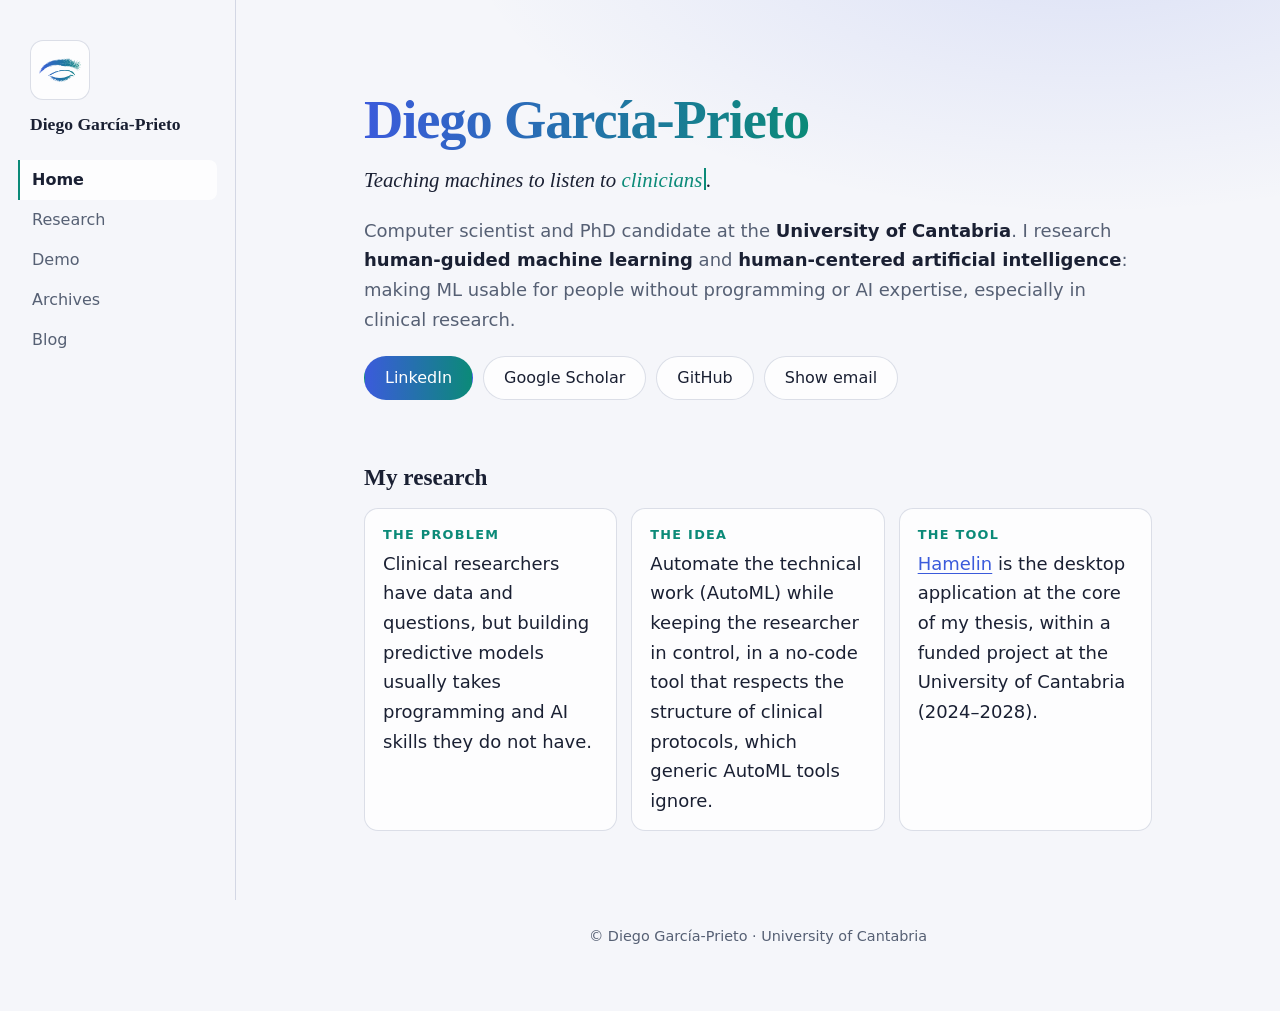
<file: index.html>
<!doctype html>
<html lang="en">
<head>
<meta charset="utf-8">
<meta name="viewport" content="width=device-width, initial-scale=1, viewport-fit=cover">
<title>Diego García-Prieto · Human-guided machine learning</title>
<meta name="description" content="Computer scientist and PhD candidate at the University of Cantabria, researching human-guided AutoML for clinical studies.">
<meta name="theme-color" content="#f5f6fa" media="(prefers-color-scheme: light)">
<meta name="theme-color" content="#0b0f1d" media="(prefers-color-scheme: dark)">
<link rel="canonical" href="https://diegotxegp.github.io/">
<meta property="og:type" content="website">
<meta property="og:title" content="Diego García-Prieto · Human-guided machine learning">
<meta property="og:description" content="Computer scientist and PhD candidate at the University of Cantabria, researching human-guided AutoML for clinical studies.">
<meta property="og:url" content="https://diegotxegp.github.io/">
<meta property="og:image" content="https://diegotxegp.github.io/favicon-512.png">
<meta name="twitter:card" content="summary">
<link rel="icon" href="favicon.ico?v=3" sizes="any">
<link rel="icon" type="image/png" sizes="32x32" href="favicon-32.png?v=3">
<link rel="icon" type="image/png" sizes="64x64" href="favicon.png?v=3">
<link rel="apple-touch-icon" href="apple-touch-icon.png?v=3">
<link rel="stylesheet" href="style.css?v=16">
</head>
<body data-page="home">
<a class="skip" href="#main">Skip to content</a>
<header class="top">
  <a class="brand" href="index.html#top" aria-label="Diego García-Prieto, home"><span class="mark" aria-hidden="true"><span class="logo"></span></span><span class="brand-name">Diego García-Prieto</span></a>
  <nav aria-label="Sections">
    <a href="index.html#top" class="home">Home</a>
    <a href="index.html#research">Research</a>
    <a href="demo.html">Demo</a>
    <a href="archivistica.html">Archives</a>
    <a href="blog.html">Blog</a>
  </nav>
</header>
<main id="main">
  <section id="top" class="hero wrap">
    <h1><span class="grad">Diego García-Prieto</span></h1>
    <p class="lead">Teaching machines to listen to <span class="rot" data-words="people|clinicians|researchers|students">people</span><span class="caret" aria-hidden="true"></span>.</p>
    <p class="sub">Computer scientist and PhD candidate at the <strong>University of Cantabria</strong>. I research <strong>human-guided machine learning</strong> and <strong>human-centered artificial intelligence</strong>: making ML usable for people without programming or AI expertise, especially in clinical research.</p>
    <p class="links">
      <a class="btn primary" href="https://www.linkedin.com/in/diego-garcia-p/">LinkedIn</a>
      <a class="btn" href="https://scholar.google.com/citations?user=WtrgTHkAAAAJ&amp;hl=en">Google Scholar</a>
      <a class="btn" href="https://github.com/diegotxegp">GitHub</a>
      <button class="btn" id="mail" type="button" data-e="bW9jLmtvb2x0dW9AcGdleHRvZ2VpZA==">Show email</button>
    </p>
    <noscript><p class="hint">Enable JavaScript to see my email address, or write to me on LinkedIn.</p></noscript>
  </section>

  <section id="research" class="wrap">
    <h2>My research</h2>
    <div class="trio">
      <div><h3>The problem</h3><p>Clinical researchers have data and questions, but building predictive models usually takes programming and AI skills they do not have.</p></div>
      <div><h3>The idea</h3><p>Automate the technical work (AutoML) while keeping the researcher in control, in a no-code tool that respects the structure of clinical protocols, which generic AutoML tools ignore.</p></div>
      <div><h3>The tool</h3><p><a href="https://github.com/diegotxegp/hamelin">Hamelin</a> is the desktop application at the core of my thesis, within a funded project at the University of Cantabria (2024–2028).</p></div>
    </div>
  </section>

</main>

<footer class="wrap"><p>© Diego García-Prieto · University of Cantabria</p></footer>

<script src="js/site.js" defer></script>
</body>
</html>
</file>
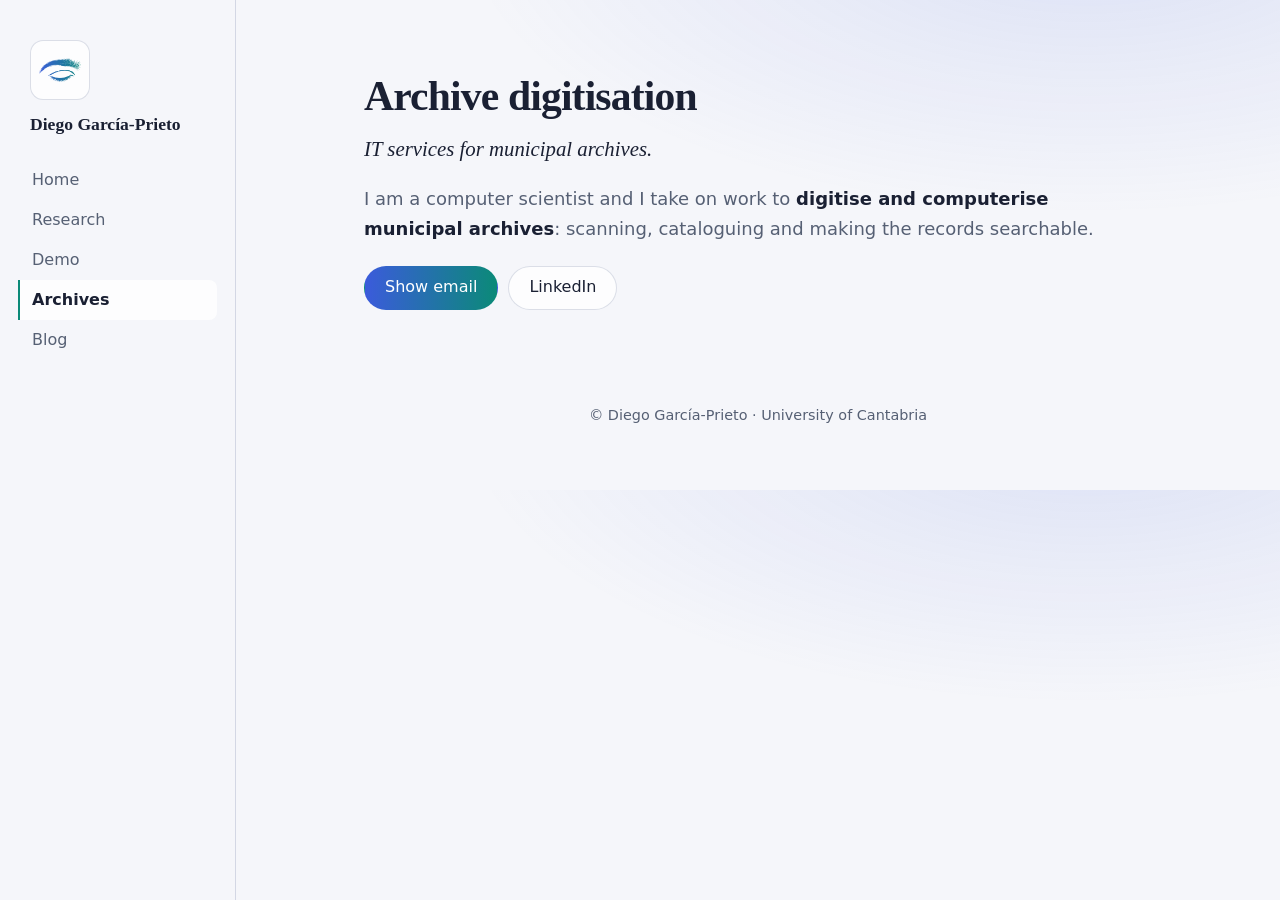
<file: archivistica.html>
<!doctype html>
<html lang="en">
<head>
<meta charset="utf-8">
<meta name="viewport" content="width=device-width, initial-scale=1, viewport-fit=cover">
<title>Archive digitisation · Diego García-Prieto</title>
<meta name="description" content="IT services to digitise and computerise municipal archives.">
<meta name="theme-color" content="#f5f6fa" media="(prefers-color-scheme: light)">
<meta name="theme-color" content="#0b0f1d" media="(prefers-color-scheme: dark)">
<link rel="canonical" href="https://diegotxegp.github.io/archivistica.html">
<meta property="og:type" content="website">
<meta property="og:title" content="Archive digitisation · Diego García-Prieto">
<meta property="og:description" content="IT services to digitise and computerise municipal archives.">
<meta property="og:url" content="https://diegotxegp.github.io/archivistica.html">
<meta property="og:image" content="https://diegotxegp.github.io/favicon-512.png">
<meta name="twitter:card" content="summary">
<link rel="icon" href="favicon.ico?v=3" sizes="any">
<link rel="icon" type="image/png" sizes="32x32" href="favicon-32.png?v=3">
<link rel="icon" type="image/png" sizes="64x64" href="favicon.png?v=3">
<link rel="apple-touch-icon" href="apple-touch-icon.png?v=3">
<link rel="stylesheet" href="style.css?v=16">
</head>
<body data-page="arch">
<a class="skip" href="#main">Skip to content</a>
<header class="top">
  <a class="brand" href="index.html" aria-label="Diego García-Prieto, home"><span class="mark" aria-hidden="true"><span class="logo"></span></span><span class="brand-name">Diego García-Prieto</span></a>
  <nav aria-label="Sections">
    <a href="index.html" class="home">Home</a>
    <a href="index.html#research">Research</a>
    <a href="demo.html">Demo</a>
    <a href="archivistica.html" class="on" aria-current="page">Archives</a>
    <a href="blog.html">Blog</a>
  </nav>
</header>

<main id="main">
  <section class="wrap page-head">
    <h1>Archive digitisation</h1>
    <p class="lead">IT services for municipal archives.</p>
    <p class="sub">I am a computer scientist and I take on work to <strong>digitise and computerise municipal archives</strong>: scanning, cataloguing and making the records searchable.</p>
    <p class="links">
      <button class="btn primary" id="mail" type="button" data-e="bW9jLmtvb2x0dW9AcGdleHRvZ2VpZA==">Show email</button>
      <a class="btn" href="https://www.linkedin.com/in/diego-garcia-p/">LinkedIn</a>
    </p>
    <noscript><p class="hint">Enable JavaScript to see my email address, or write to me on LinkedIn.</p></noscript>
  </section>
</main>

<footer class="wrap"><p>© Diego García-Prieto · University of Cantabria</p></footer>

<script src="js/site.js" defer></script>
</body>
</html>
</file>
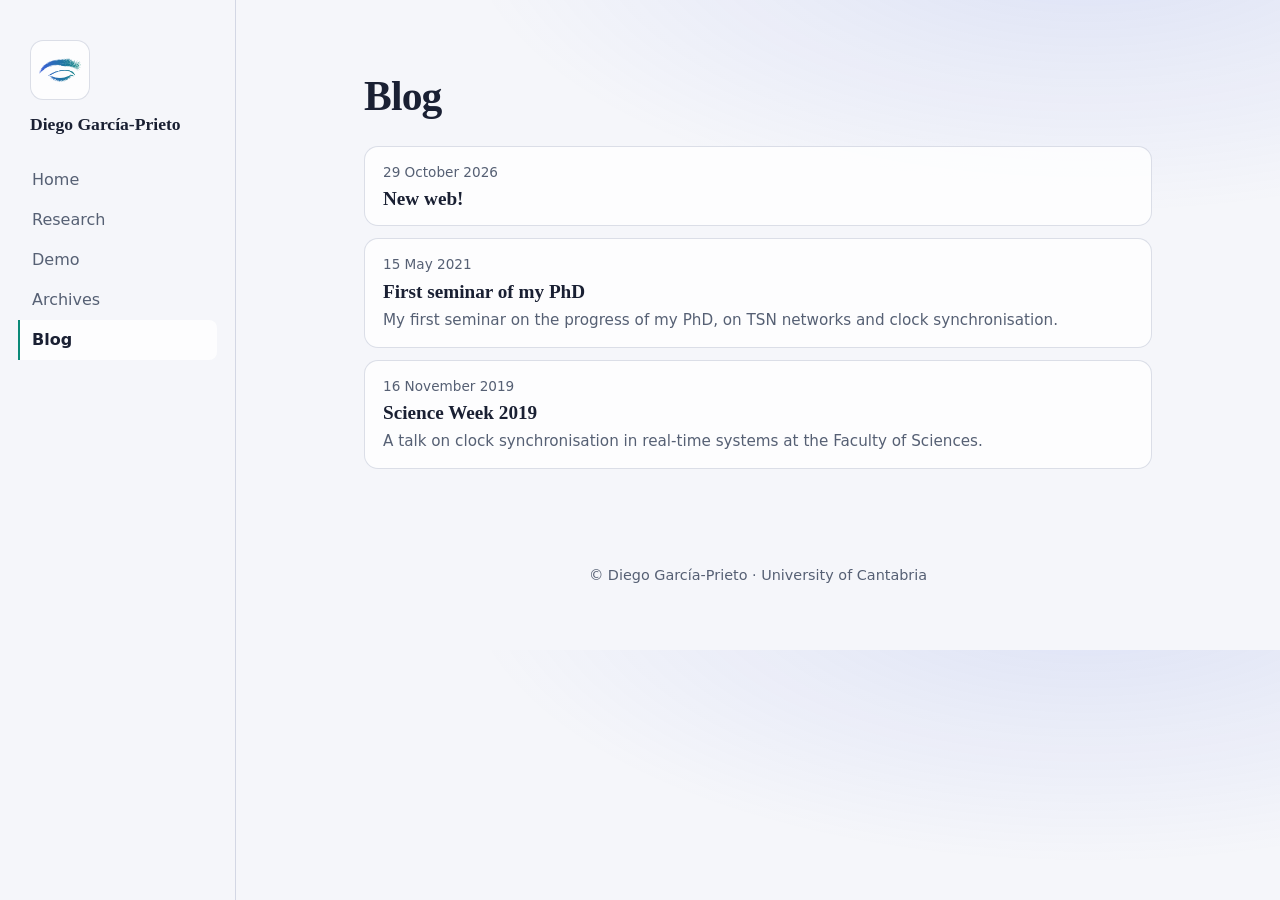
<file: blog.html>
<!doctype html>
<html lang="en">
<head>
<meta charset="utf-8">
<meta name="viewport" content="width=device-width, initial-scale=1, viewport-fit=cover">
<title>Blog · Diego García-Prieto</title>
<meta name="description" content="News and notes from Diego García-Prieto.">
<meta name="theme-color" content="#f5f6fa" media="(prefers-color-scheme: light)">
<meta name="theme-color" content="#0b0f1d" media="(prefers-color-scheme: dark)">
<link rel="canonical" href="https://diegotxegp.github.io/blog.html">
<meta property="og:type" content="website">
<meta property="og:title" content="Blog · Diego García-Prieto">
<meta property="og:description" content="News and notes from Diego García-Prieto.">
<meta property="og:url" content="https://diegotxegp.github.io/blog.html">
<meta property="og:image" content="https://diegotxegp.github.io/favicon-512.png">
<meta name="twitter:card" content="summary">
<link rel="icon" href="favicon.ico?v=3" sizes="any">
<link rel="icon" type="image/png" sizes="32x32" href="favicon-32.png?v=3">
<link rel="icon" type="image/png" sizes="64x64" href="favicon.png?v=3">
<link rel="apple-touch-icon" href="apple-touch-icon.png?v=3">
<link rel="stylesheet" href="style.css?v=16">
</head>
<body data-page="blog">
<a class="skip" href="#main">Skip to content</a>
<header class="top">
  <a class="brand" href="index.html" aria-label="Diego García-Prieto, home"><span class="mark" aria-hidden="true"><span class="logo"></span></span><span class="brand-name">Diego García-Prieto</span></a>
  <nav aria-label="Sections">
    <a href="index.html" class="home">Home</a>
    <a href="index.html#research">Research</a>
    <a href="demo.html">Demo</a>
    <a href="archivistica.html">Archives</a>
    <a href="blog.html" class="on" aria-current="page">Blog</a>
  </nav>
</header>

<main id="main">
  <section class="wrap page-head">
    <h1>Blog</h1>
    <ul class="posts" id="posts"><li class="d-state loading">Loading posts…</li></ul>
    <noscript><p class="hint">The blog needs JavaScript.</p></noscript>
  </section>
</main>

<footer class="wrap"><p>© Diego García-Prieto · University of Cantabria</p></footer>

<script src="js/site.js" defer></script>
<script src="js/blog.js" defer></script>
</body>
</html>
</file>
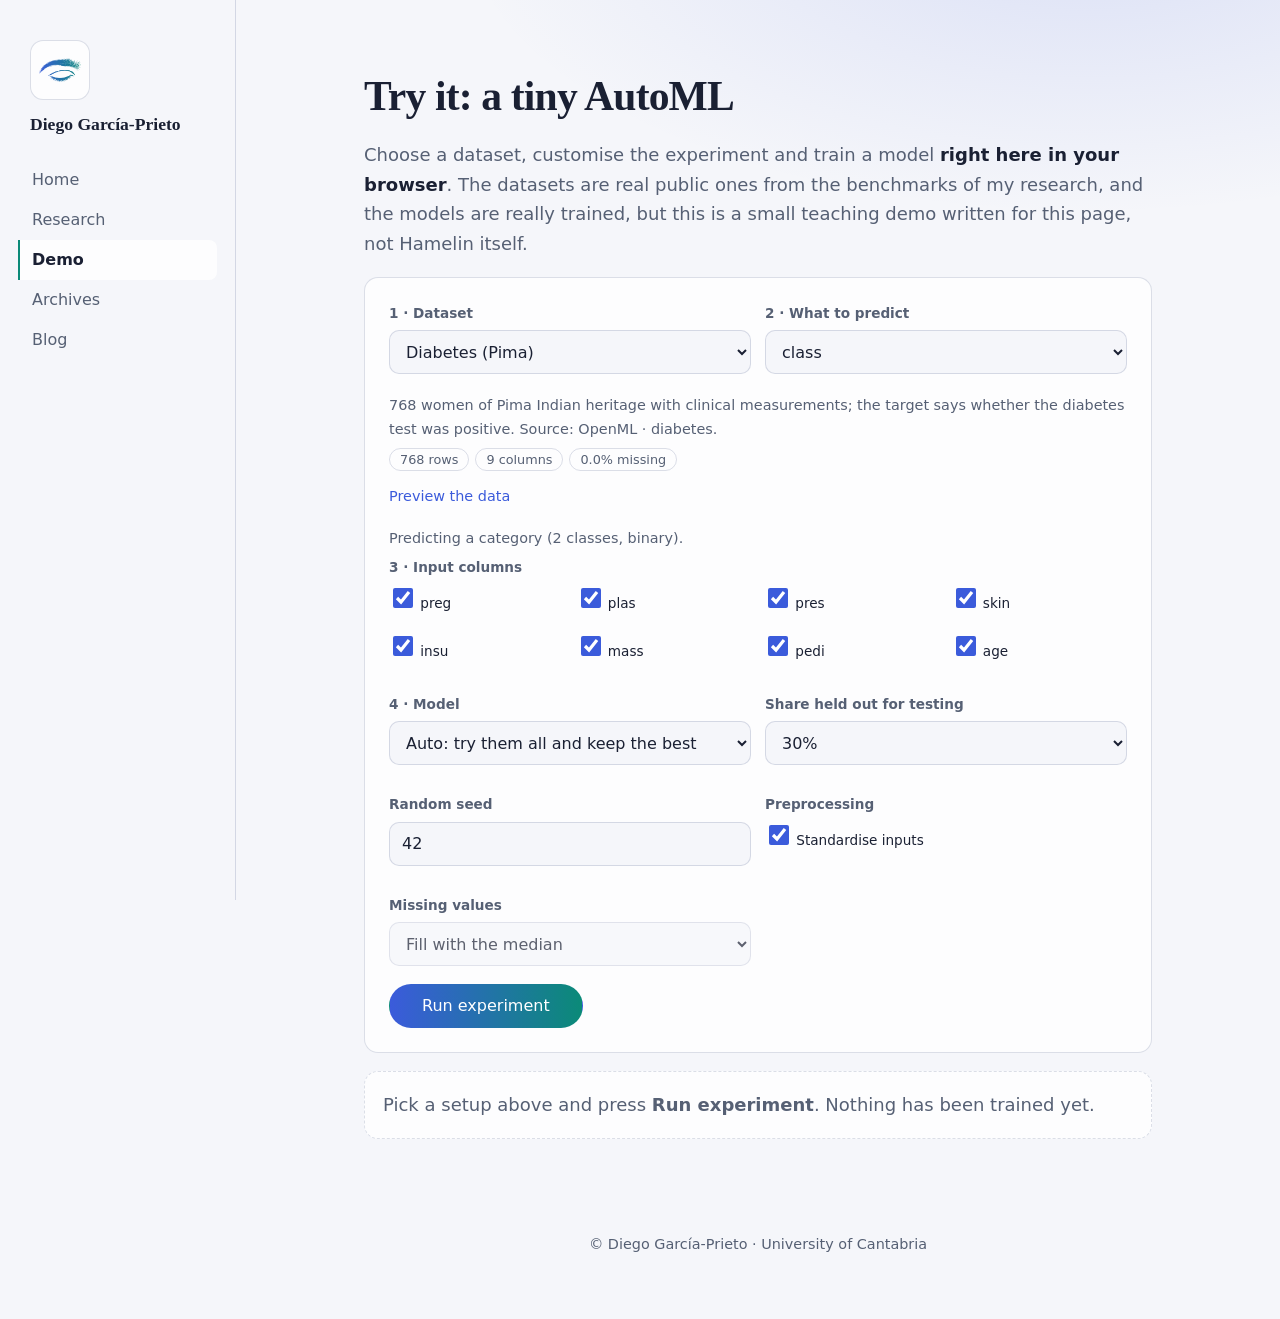
<file: demo.html>
<!doctype html>
<html lang="en">
<head>
<meta charset="utf-8">
<meta name="viewport" content="width=device-width, initial-scale=1, viewport-fit=cover">
<title>Demo · A tiny AutoML in your browser · Diego García-Prieto</title>
<meta name="description" content="Train real models on public datasets from my research, right in your browser. Nothing is sent to any server.">
<meta name="theme-color" content="#f5f6fa" media="(prefers-color-scheme: light)">
<meta name="theme-color" content="#0b0f1d" media="(prefers-color-scheme: dark)">
<link rel="canonical" href="https://diegotxegp.github.io/demo.html">
<meta property="og:type" content="website">
<meta property="og:title" content="Demo · A tiny AutoML in your browser · Diego García-Prieto">
<meta property="og:description" content="Train real models on public datasets from my research, right in your browser. Nothing is sent to any server.">
<meta property="og:url" content="https://diegotxegp.github.io/demo.html">
<meta property="og:image" content="https://diegotxegp.github.io/favicon-512.png">
<meta name="twitter:card" content="summary">
<link rel="icon" href="favicon.ico?v=3" sizes="any">
<link rel="icon" type="image/png" sizes="32x32" href="favicon-32.png?v=3">
<link rel="icon" type="image/png" sizes="64x64" href="favicon.png?v=3">
<link rel="apple-touch-icon" href="apple-touch-icon.png?v=3">
<link rel="stylesheet" href="style.css?v=16">
</head>
<body data-page="demo">
<a class="skip" href="#main">Skip to content</a>
<header class="top">
  <a class="brand" href="index.html" aria-label="Diego García-Prieto, home"><span class="mark" aria-hidden="true"><span class="logo"></span></span><span class="brand-name">Diego García-Prieto</span></a>
  <nav aria-label="Sections">
    <a href="index.html" class="home">Home</a>
    <a href="index.html#research">Research</a>
    <a href="demo.html" class="on" aria-current="page">Demo</a>
    <a href="archivistica.html">Archives</a>
    <a href="blog.html">Blog</a>
  </nav>
</header>

<main id="main">
  <section id="demo" class="wrap page-head">
    <h1>Try it: a tiny AutoML</h1>
    <p class="intro">Choose a dataset, customise the experiment and train a model <strong>right here in your browser</strong>. The datasets are real public ones from the benchmarks of my research, and the models are really trained, but this is a small teaching demo written for this page, not Hamelin itself.</p>

    <form id="demo-form" class="demo" autocomplete="off">
      <div class="grid">
        <div class="field">
          <label for="d-dataset">1 · Dataset</label>
          <select id="d-dataset"><option>Loading…</option></select>
        </div>
        <div class="field">
          <label for="d-target">2 · What to predict</label>
          <select id="d-target"></select>
        </div>
      </div>
      <p class="hint" id="d-info" aria-live="polite"></p>
      <p class="chips" id="d-chips"></p>
      <details class="peek"><summary>Preview the data</summary><div class="d-scroll"><table class="d-tab" id="d-preview"></table></div></details>
      <p class="hint" id="d-task"></p>

      <fieldset class="field">
        <legend>3 · Input columns</legend>
        <div id="d-feats" class="checks"></div>
      </fieldset>

      <div class="grid">
        <div class="field">
          <label for="d-model">4 · Model</label>
          <select id="d-model"></select>
        </div>
        <div class="field">
          <label for="d-test">Share held out for testing</label>
          <select id="d-test"><option value="20">20%</option><option value="30" selected>30%</option><option value="40">40%</option></select>
        </div>
        <div class="field">
          <label for="d-seed">Random seed</label>
          <input id="d-seed" type="number" inputmode="numeric" min="1" step="1" value="42">
        </div>
        <div class="field">
          <span class="lbl">Preprocessing</span>
          <label class="check box"><input type="checkbox" id="d-scale" checked> Standardise inputs</label>
        </div>
        <div class="field">
          <label for="d-missing">Missing values</label>
          <select id="d-missing"><option value="fill">Fill with the median</option><option value="drop">Drop those rows</option></select>
        </div>
      </div>

      <button class="btn primary run" id="d-run" type="submit" disabled>Run experiment</button>
    </form>

    <div id="d-out" class="results" aria-live="polite"></div>

    <div id="d-hist" class="hist" hidden>
      <h3>Your experiments</h3>
      <p class="hint">Change something and run again to see what moves. Latest first.</p>
      <div class="d-scroll"><table class="d-tab"><thead><tr><th scope="col">#</th><th scope="col">Task</th><th scope="col">Setup</th><th scope="col">Test score</th></tr></thead><tbody id="d-hist-body"></tbody></table></div>
    </div>
    <noscript><p class="hint">The demo needs JavaScript.</p></noscript>
  </section>
</main>

<footer class="wrap"><p>© Diego García-Prieto · University of Cantabria</p></footer>

<script src="js/site.js" defer></script>
<script src="js/ml.js" defer></script>
<script src="js/demo.js" defer></script>
</body>
</html>
</file>
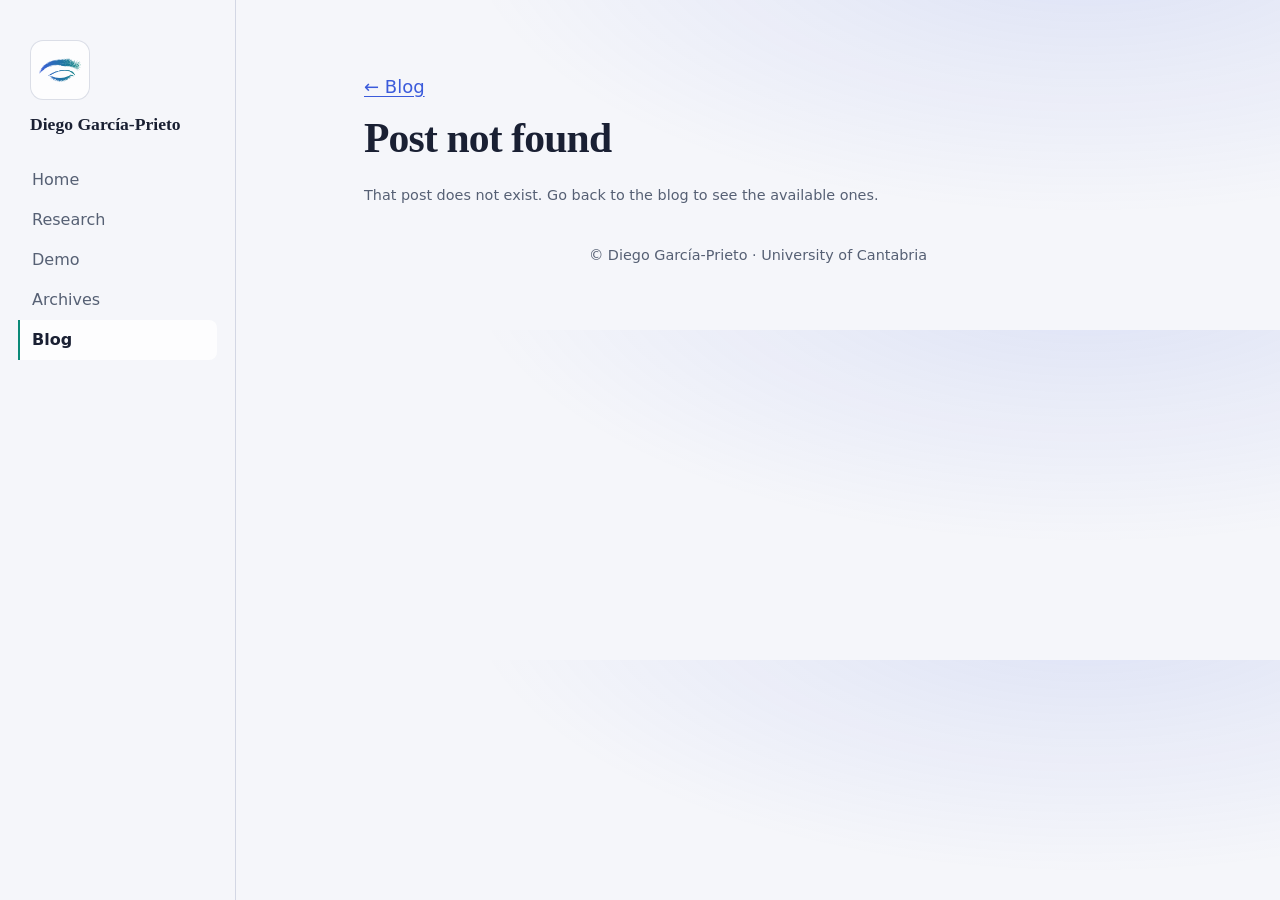
<file: post.html>
<!doctype html>
<html lang="en">
<head>
<meta charset="utf-8">
<meta name="viewport" content="width=device-width, initial-scale=1, viewport-fit=cover">
<title>Blog · Diego García-Prieto</title>
<meta name="description" content="Blog post by Diego García-Prieto.">
<meta name="theme-color" content="#f5f6fa" media="(prefers-color-scheme: light)">
<meta name="theme-color" content="#0b0f1d" media="(prefers-color-scheme: dark)">
<meta property="og:type" content="website">
<meta property="og:title" content="Blog · Diego García-Prieto">
<meta property="og:description" content="Blog post by Diego García-Prieto.">
<meta property="og:url" content="https://diegotxegp.github.io/post.html">
<meta property="og:image" content="https://diegotxegp.github.io/favicon-512.png">
<meta name="twitter:card" content="summary">
<link rel="icon" href="favicon.ico?v=3" sizes="any">
<link rel="icon" type="image/png" sizes="32x32" href="favicon-32.png?v=3">
<link rel="icon" type="image/png" sizes="64x64" href="favicon.png?v=3">
<link rel="apple-touch-icon" href="apple-touch-icon.png?v=3">
<link rel="stylesheet" href="style.css?v=16">
</head>
<body data-page="blog">
<a class="skip" href="#main">Skip to content</a>
<header class="top">
  <a class="brand" href="index.html" aria-label="Diego García-Prieto, home"><span class="mark" aria-hidden="true"><span class="logo"></span></span><span class="brand-name">Diego García-Prieto</span></a>
  <nav aria-label="Sections">
    <a href="index.html" class="home">Home</a>
    <a href="index.html#research">Research</a>
    <a href="demo.html">Demo</a>
    <a href="archivistica.html">Archives</a>
    <a href="blog.html" class="on" aria-current="page">Blog</a>
  </nav>
</header>

<main id="main">
  <article class="wrap page-head post" id="post">
    <p class="back"><a href="blog.html">← Blog</a></p>
    <h1 id="p-title">Loading…</h1>
    <p class="meta" id="p-date"></p>
    <div id="p-body"></div>
  </article>
</main>

<footer class="wrap"><p>© Diego García-Prieto · University of Cantabria</p></footer>

<script src="js/site.js" defer></script>
<script src="js/blog.js" defer></script>
</body>
</html>
</file>
<file: style.css>
:root {
  --bg: #f5f6fa;
  --fg: #1a2033;
  --muted: #566074;
  --card: rgba(255, 255, 255, .8);
  --border: rgba(60, 80, 130, .18);
  --a1: #3b5bdb;
  --a2: #0b8a78;
  --glow: rgba(59, 91, 219, .14);
  --ok: #0b7a4b;
  --bad: #b3261e;
}
@media (prefers-color-scheme: dark) {
  :root {
    --bg: #0b0f1d; --fg: #e8ecf6; --muted: #a2adc4; --card: rgba(24, 31, 54, .72);
    --border: rgba(140, 165, 255, .2); --a1: #7aa2ff; --a2: #5eead4; --glow: rgba(122, 162, 255, .14);
    --ok: #5ee0a0; --bad: #ff8a80;
  }
}
* { box-sizing: border-box; }
html { scroll-behavior: smooth; -webkit-text-size-adjust: 100%; }
body {
  margin: 0; color: var(--fg);
  background: radial-gradient(900px 420px at 85% -80px, var(--glow), transparent 70%), var(--bg);
  font: 1.0625rem/1.65 system-ui, -apple-system, "Segoe UI", Roboto, sans-serif;
  overflow-wrap: break-word;
}
a { color: var(--a1); text-underline-offset: 3px; }
h1, h2, h3 { font-family: Georgia, "Times New Roman", serif; font-weight: 600; line-height: 1.2; }
:focus-visible { outline: 3px solid var(--a1); outline-offset: 2px; border-radius: 4px; }
.skip { position: absolute; left: 12px; top: -60px; background: var(--bg); padding: 8px 14px; border-radius: 8px; z-index: 50; }
.skip:focus { top: 8px; }

/* Header: brand + three links, always fits */
.top {
  position: sticky; top: 0; z-index: 20; display: flex; align-items: center; justify-content: space-between; gap: 8px;
  padding: 6px max(12px, env(safe-area-inset-right)) 6px max(12px, env(safe-area-inset-left));
  background: color-mix(in srgb, var(--bg) 88%, transparent); backdrop-filter: blur(10px);
  border-bottom: 1px solid var(--border);
}
.brand { display: flex; align-items: center; gap: 10px; text-decoration: none; color: var(--fg); font-family: Georgia, serif; font-weight: 600; min-height: 44px; }
.brand-name { display: none; }
.top nav { display: flex; }
.top nav a { display: flex; align-items: center; min-height: 44px; padding: 0 10px; color: var(--muted); text-decoration: none; font-size: .95rem; }
.top nav a:hover { color: var(--fg); }
.mark {
  flex: none; display: flex; align-items: center; justify-content: center; width: 40px; height: 40px; border-radius: 22%;
  background: var(--card); border: 1px solid var(--border);
}
.logo {
  display: block; width: 76%; aspect-ratio: 600 / 340; background: linear-gradient(90deg, var(--a1), var(--a2));
  -webkit-mask: url(logo.png) center / contain no-repeat; mask: url(logo.png) center / contain no-repeat;
}

/* Layout */
.wrap { max-width: 820px; margin-inline: auto; padding-inline: max(16px, env(safe-area-inset-left)) ; }
section { margin-bottom: 64px; }
section[id] { scroll-margin-top: 64px; }
h1 { font-size: clamp(2rem, 8vw, 3.4rem); letter-spacing: -.02em; margin: 0 0 10px; }
h2 { font-size: 1.45rem; margin: 0 0 16px; }
h3 { font-size: 1.1rem; margin: 20px 0 6px; }
.grad { background: linear-gradient(90deg, var(--a1), var(--a2)); -webkit-background-clip: text; background-clip: text; color: transparent; }
.hero { padding-top: 48px; }
.lead { font-family: Georgia, serif; font-style: italic; font-size: 1.3rem; margin: 0 0 12px; }
.sub, .hint, .intro { color: var(--muted); }
.sub strong, .intro strong { color: var(--fg); }
.hint { font-size: .9rem; margin: 6px 0; }

.links { display: flex; flex-wrap: wrap; gap: 10px; margin: 22px 0 0; }
.btn {
  display: inline-flex; align-items: center; justify-content: center; min-height: 44px; padding: 0 20px;
  font: inherit; font-size: 1rem; cursor: pointer; text-decoration: none; color: var(--fg);
  background: var(--card); border: 1px solid var(--border); border-radius: 999px;
  transition: border-color .2s, box-shadow .2s;
}
.btn:hover { border-color: var(--a1); box-shadow: 0 6px 18px var(--glow); }
.btn.primary { color: #fff; border-color: transparent; background: linear-gradient(90deg, #3b5bdb, #0b8a78); }
.btn:disabled { opacity: .55; cursor: progress; }

/* Research */
.trio { display: grid; gap: 14px; }
.trio > div { background: var(--card); border: 1px solid var(--border); border-radius: 14px; padding: 4px 18px 14px; }
.trio h3 { margin-top: 14px; color: var(--a2); font-size: .8rem; text-transform: uppercase; letter-spacing: .1em; font-family: system-ui, sans-serif; }
.trio p { margin: 0; }

/* Demo form */
.demo { background: var(--card); border: 1px solid var(--border); border-radius: 14px; padding: 16px; margin-top: 18px; }
.grid { display: grid; gap: 14px; }
.field { border: 0; margin: 0 0 14px; padding: 0; min-width: 0; }
.field label, .field legend, .lbl { display: block; font-size: .85rem; font-weight: 600; color: var(--muted); margin-bottom: 6px; padding: 0; }
select, input[type=number] {
  width: 100%; min-height: 44px; padding: 0 12px; font: inherit; font-size: 1rem; /* 16px+ avoids iOS zoom on focus */
  color: var(--fg); background: var(--bg); border: 1px solid var(--border); border-radius: 10px;
}
.checks { display: grid; grid-template-columns: repeat(auto-fill, minmax(150px, 1fr)); gap: 2px 12px; }
.check { display: flex; align-items: center; gap: 10px; min-height: 40px; font-size: .95rem; font-weight: 400 !important; color: var(--fg) !important; cursor: pointer; }
.check input { width: 20px; height: 20px; flex: none; accent-color: var(--a1); }
.check.box { min-height: 44px; margin: 0; }
.run { width: 100%; margin-top: 4px; }

/* Results */
.results { margin-top: 18px; min-width: 0; }
.d-state { background: var(--card); border: 1px dashed var(--border); border-radius: 14px; padding: 18px; margin: 0; color: var(--muted); }
.d-state.err { color: var(--bad); border-color: var(--bad); }
.d-state.loading::before { content: ""; display: inline-block; width: 14px; height: 14px; margin-right: 10px; vertical-align: -2px; border: 2px solid var(--border); border-top-color: var(--a1); border-radius: 50%; animation: spin .8s linear infinite; }
@keyframes spin { to { transform: rotate(360deg); } }
.linklike { font: inherit; color: var(--a1); background: none; border: 0; padding: 8px 0; text-decoration: underline; cursor: pointer; }
.d-note { color: var(--muted); font-size: .9rem; margin: 4px 0 10px; }
.d-scroll { overflow-x: auto; -webkit-overflow-scrolling: touch; max-width: 100%; }
table { border-collapse: collapse; font-size: .92rem; font-variant-numeric: tabular-nums; }
.d-tab { width: 100%; }
.d-tab th, .d-tab td { text-align: left; padding: 7px 10px; border-bottom: 1px solid var(--border); }
.d-tab th { color: var(--muted); font-weight: 600; font-size: .8rem; }
.hist .d-tab td:nth-child(3) { min-width: 12rem; }
.good { color: var(--ok); } .wrong { color: var(--bad); }
.d-cm th { padding: 6px 12px; font-size: .85rem; color: var(--muted); font-weight: 600; text-align: center; }
.d-cm tbody th { text-align: right; }
.d-cm td { width: 3.4rem; height: 2.6rem; text-align: center; font-weight: 700; border: 1px solid var(--border); }
.d-cm td.ok { background: color-mix(in srgb, var(--ok) calc(var(--a) * 55%), transparent); }
.d-cm td.bad { background: color-mix(in srgb, var(--bad) calc(var(--a) * 55%), transparent); }
.d-bars { list-style: none; margin: 0; padding: 0; display: grid; gap: 10px; }
.d-bars li { display: grid; grid-template-columns: 1fr auto; gap: 2px 10px; font-size: .92rem; }
.d-bars .bar { grid-column: 1 / -1; grid-row: 2; height: 8px; background: var(--border); border-radius: 99px; overflow: hidden; }
.d-bars .bar i { display: block; height: 100%; background: var(--muted); border-radius: 99px; }
.d-bars .best .bar i { background: linear-gradient(90deg, var(--a1), var(--a2)); }
.d-bars .best .n { font-weight: 600; }
.d-bars .s { font-variant-numeric: tabular-nums; }
.d-plot { display: block; width: 100%; max-width: 380px; height: auto; background: var(--card); border: 1px solid var(--border); border-radius: 12px; }
.d-plot .diag { stroke: var(--a2); stroke-dasharray: 4 4; }
.d-plot .axis { stroke: var(--muted); }
.d-plot text { fill: var(--muted); font-size: 11px; }
.hist { margin-top: 28px; }

footer { padding: 16px 16px 48px; color: var(--muted); font-size: .9rem; text-align: center; }

/* Wider screens */
@media (min-width: 560px) {
  .brand-name { display: inline; }
  .top { padding-inline: 20px; }
  .grid { grid-template-columns: repeat(2, 1fr); }
  .run { width: auto; padding: 0 32px; }
  .d-bars li { grid-template-columns: 15rem 1fr 4.5rem; align-items: center; }
  .d-bars .bar { grid-column: auto; grid-row: auto; }
  .d-bars .s { text-align: right; }
}
@media (min-width: 760px) {
  body { font-size: 1.125rem; }
  .hero { padding-top: 88px; }
  .trio { grid-template-columns: repeat(3, 1fr); }
  .demo { padding: 24px; }
}
/* Short landscape phones: don't waste height on a sticky bar */
@media (max-width: 899px) and (max-height: 480px) and (orientation: landscape) { .top { position: static; } .hero { padding-top: 24px; } }
@media (prefers-reduced-motion: reduce) {
  html { scroll-behavior: auto; }
  *, *::before, *::after { animation: none !important; transition: none !important; }
}

/* Typewriter word in the lead */
.rot { color: var(--a2); font-style: italic; }
.caret { display: inline-block; width: 2px; height: 1.1em; margin-left: 2px; vertical-align: -.15em; background: var(--a2); animation: blink 1s steps(1) infinite; }
@keyframes blink { 50% { opacity: 0; } }
.top nav a.on { color: var(--a1); box-shadow: inset 0 -2px var(--a1); }
.top nav .home { display: none; }

/* Wide screens: the header becomes a fixed sidebar index */
@media (min-width: 900px) {
  body { padding-left: 236px; }
  .top {
    position: fixed; top: 0; left: 0; bottom: 0; width: 236px; z-index: 20; flex-direction: column; justify-content: flex-start; align-items: stretch;
    gap: 24px; padding: 40px 18px; border-bottom: 0; border-right: 1px solid var(--border); overflow-y: auto;
  }
  .brand { flex-direction: column; align-items: flex-start; gap: 14px; margin-left: 12px; font-size: 1.1rem; line-height: 1.25; }
  .brand .mark { width: 60px; height: 60px; }
  .brand-name { display: block; }
  .top nav { flex-direction: column; }
  .top nav .home { display: flex; }
  .top nav a { padding: 0 12px; min-height: 40px; font-size: 1rem; border-left: 2px solid transparent; border-radius: 0 8px 8px 0; }
  .top nav a:hover { background: var(--card); }
  .top nav a.on { box-shadow: none; border-left-color: var(--a2); background: var(--card); color: var(--fg); font-weight: 600; }
  section[id] { scroll-margin-top: 24px; }
}

/* Hamelin-style results */
.d-model { margin: 0 0 10px; color: var(--muted); font-size: .92rem; }
.d-k { display: block; font-size: .78rem; color: var(--muted); text-transform: uppercase; letter-spacing: .06em; }
.d-v { display: block; font-size: 1.9rem; font-weight: 700; line-height: 1.2; font-variant-numeric: tabular-nums; }
.d-banner { background: color-mix(in srgb, var(--ok) 11%, transparent); border: 1px solid color-mix(in srgb, var(--ok) 30%, transparent); border-radius: 12px; padding: 12px 16px; margin-bottom: 12px; }
.kpis { display: grid; grid-template-columns: repeat(2, 1fr); gap: 10px; }
.kpi { background: var(--card); border: 1px solid var(--border); border-left: 4px solid var(--border); border-radius: 12px; padding: 10px 14px; min-width: 0; }
.kpi.good { border-left-color: var(--ok); } .kpi.warn { border-left-color: #e8890c; }
.kpi .cap { display: block; font-size: .8rem; color: var(--muted); line-height: 1.3; }
.thr { display: flex; flex-wrap: wrap; align-items: center; gap: 8px 16px; margin-top: 16px; }
.thr label { font-weight: 600; font-size: .95rem; }
.thr input[type=range] { flex: 1 1 160px; min-width: 0; height: 44px; accent-color: var(--a1); }
.btn.small { min-height: 40px; padding: 0 16px; font-size: .9rem; }
.pair { display: grid; gap: 4px 24px; align-items: start; }
.pair > div { min-width: 0; }
.d-cm td { padding: 0; width: auto; height: auto; }
.d-cm button {
  display: block; width: 100%; min-width: 4.2rem; height: 4rem; padding: 0; font: inherit; font-size: 1.25rem; font-weight: 700; color: var(--fg); cursor: pointer;
  background: transparent; border: 0; border-radius: 0;
}
.d-cm button[aria-pressed=true] { outline: 3px solid var(--a1); outline-offset: -3px; }
.d-cm th { padding: 6px 12px; }
.d-cm td.ok { background: color-mix(in srgb, var(--a1) calc(var(--a) * 38%), transparent); }
.d-cm td.bad { background: color-mix(in srgb, var(--bad) calc(var(--a) * 38%), transparent); }
.d-plot { max-width: 420px; }
.d-plot .frame { fill: none; stroke: var(--border); }
.d-plot .grid { stroke: var(--border); stroke-opacity: .5; }
.d-plot .roc { fill: none; stroke: var(--a1); stroke-width: 2.4; stroke-linejoin: round; }
.d-plot .op { fill: var(--a2); stroke: var(--bg); stroke-width: 2; }
.d-plot .legend { fill: var(--fg); font-size: 12px; }
.d-plot .dot { fill: var(--a1); fill-opacity: .7; }
.cases { margin-top: 8px; }
.chips { display: flex; flex-wrap: wrap; gap: 6px; margin: 6px 0; }
.chips span { font-size: .8rem; color: var(--muted); border: 1px solid var(--border); border-radius: 999px; padding: 0 10px; }
.peek { margin: 6px 0 10px; }
.peek summary { cursor: pointer; min-height: 40px; display: flex; align-items: center; font-size: .9rem; color: var(--a1); }
.peek .d-tab td, .peek .d-tab th { white-space: nowrap; }
@media (min-width: 560px) { .kpis { grid-template-columns: repeat(auto-fit, minmax(150px, 1fr)); } }

/* Table fixes: predictions wrap long labels; history keeps its columns readable and scrolls locally */
.pred td:last-child, .pred th:last-child { white-space: nowrap; }
.pred td, .pred th { padding-inline: 8px; }
.hist .d-tab { min-width: 32rem; }
.hist .d-tab td:last-child { white-space: nowrap; }
.pair { gap: 4px; }
@media (max-width: 559px) {
  .d-cm th { padding: 6px 5px; font-size: .78rem; }
  .d-cm button { min-width: 3.2rem; }
}

/* Inner pages */
.page-head { padding-top: 40px; }
@media (min-width: 760px) { .page-head { padding-top: 72px; } }
.page-head h1 { font-size: clamp(1.8rem, 6vw, 2.6rem); }
.steps { padding-left: 1.3rem; margin: 0 0 8px; }
.steps li { margin-bottom: 10px; padding-left: 4px; }
.steps li::marker { color: var(--a2); font-weight: 700; }
.posts { list-style: none; margin: 24px 0 0; padding: 0; display: grid; gap: 12px; }
.post-card {
  display: grid; gap: 4px; padding: 14px 18px; color: var(--fg); text-decoration: none;
  background: var(--card); border: 1px solid var(--border); border-radius: 14px; transition: border-color .2s, box-shadow .2s;
}
.post-card:hover { border-color: var(--a1); box-shadow: 0 6px 18px var(--glow); }
.post-title { font-family: Georgia, serif; font-size: 1.2rem; line-height: 1.25; }
.post-sum { color: var(--muted); font-size: .95rem; }
.meta { color: var(--muted); font-size: .85rem; margin: 0; }
.post .meta { margin-bottom: 20px; }
.post .back { margin: 0 0 12px; }
.post #p-body img { max-width: 100%; height: auto; border-radius: 10px; }
.post #p-body { max-width: 40rem; }
</file>
